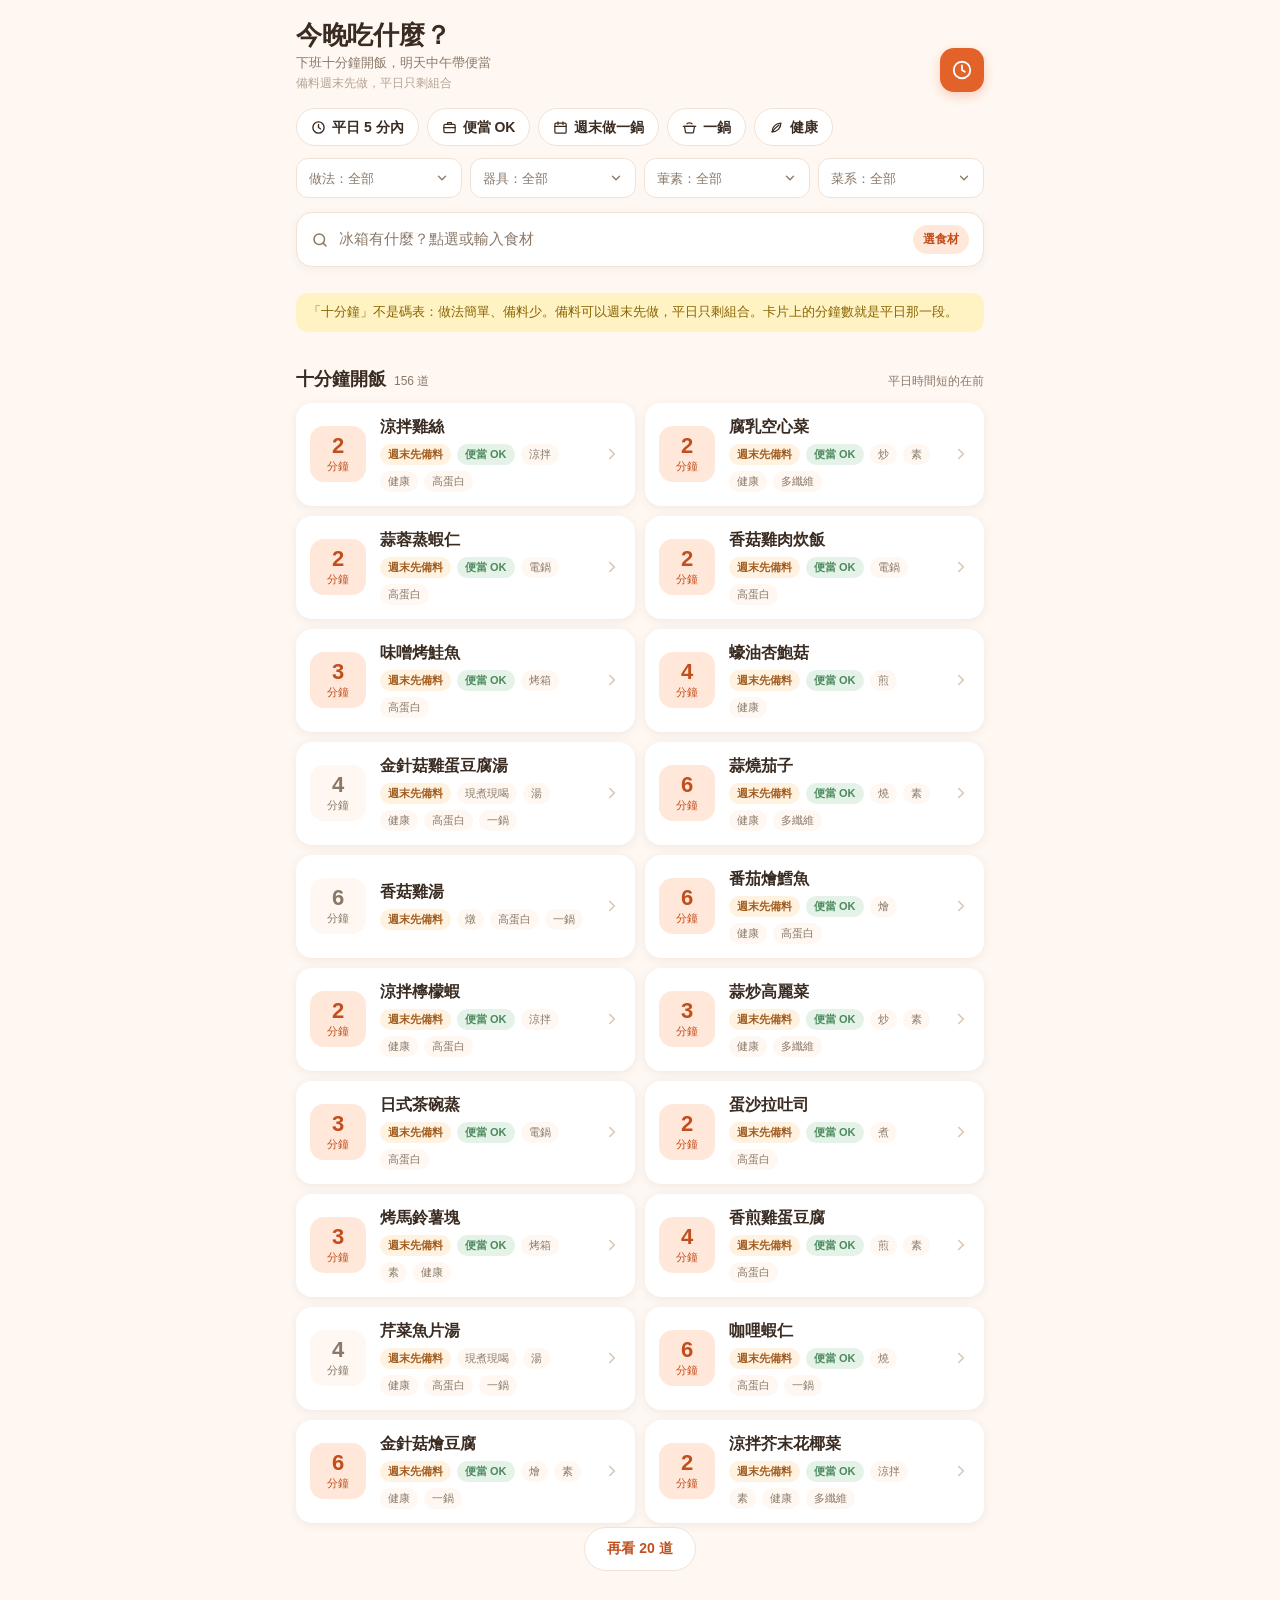
<file: index.html>
<!doctype html>
<html lang="zh-Hant">
<head>
<meta charset="utf-8">
<meta name="viewport" content="width=device-width, initial-scale=1, viewport-fit=cover">
<meta name="theme-color" content="#fff8f2">
<title>今晚吃什麼｜料理靈感工具</title>
<link rel="apple-touch-icon" href="data:image/svg+xml,%3Csvg xmlns='http://www.w3.org/2000/svg' viewBox='0 0 100 100'%3E%3Crect width='100' height='100' rx='20' fill='%23e2622a'/%3E%3Ctext x='50' y='68' font-size='55' text-anchor='middle'%3E%F0%9F%A5%98%3C/text%3E%3C/svg%3E">
<link rel="manifest" href="manifest.json">
<meta name="apple-mobile-web-app-capable" content="yes">
<meta name="apple-mobile-web-app-status-bar-style" content="default">
<meta name="apple-mobile-web-app-title" content="今晚吃什麼">
<link rel="stylesheet" href="style.css">
</head>
<body>
<main>
  <header class="app-header">
    <div class="app-title">
      <h1>今晚吃什麼？</h1>
      <p class="subtitle">下班十分鐘開飯，明天中午帶便當<br><span class="subtitle-sub">備料週末先做，平日只剩組合</span></p>
    </div>
    <div class="app-badge" aria-hidden="true">
      <svg width="22" height="22" viewBox="0 0 24 24" fill="none" stroke="currentColor" stroke-width="2" stroke-linecap="round" stroke-linejoin="round"><circle cx="12" cy="12" r="9"></circle><path d="M12 7v5l3 2"></path></svg>
    </div>
  </header>

  <section class="filter-section" aria-label="篩選">
    <div class="chip-row scroll-x" id="quick-filters">
      <button type="button" class="chip" data-filter="quick">
        <svg width="15" height="15" viewBox="0 0 24 24" fill="none" stroke="currentColor" stroke-width="2.2" stroke-linecap="round"><circle cx="12" cy="12" r="9"></circle><path d="M12 7v5l3 2"></path></svg><span>平日 5 分內</span>
      </button>
      <button type="button" class="chip" data-filter="bento">
        <svg width="15" height="15" viewBox="0 0 24 24" fill="none" stroke="currentColor" stroke-width="2" stroke-linecap="round" stroke-linejoin="round"><rect x="3" y="7" width="18" height="13" rx="2"></rect><path d="M3 12h18M9 7V4h6v3"></path></svg><span>便當 OK</span>
      </button>
      <button type="button" class="chip" data-filter="weekend">
        <svg width="15" height="15" viewBox="0 0 24 24" fill="none" stroke="currentColor" stroke-width="2" stroke-linecap="round" stroke-linejoin="round"><rect x="3" y="5" width="18" height="16" rx="2"></rect><path d="M3 10h18M8 3v4M16 3v4"></path></svg><span>週末做一鍋</span>
      </button>
      <button type="button" class="chip" data-filter="onepot">
        <svg width="15" height="15" viewBox="0 0 24 24" fill="none" stroke="currentColor" stroke-width="2" stroke-linecap="round" stroke-linejoin="round"><path d="M4 10h16l-1.5 9a2 2 0 0 1-2 1.7h-9a2 2 0 0 1-2-1.7Z"></path><path d="M2 10h20M8 6c0-2 8-2 8 0"></path></svg><span>一鍋</span>
      </button>
      <button type="button" class="chip" data-filter="healthy">
        <svg width="15" height="15" viewBox="0 0 24 24" fill="none" stroke="currentColor" stroke-width="2" stroke-linecap="round" stroke-linejoin="round"><path d="M5 19c8 0 14-6 14-14-8 0-14 6-14 14Z"></path><path d="M5 19c3-5 7-8 11-11"></path></svg><span>健康</span>
      </button>
    </div>
    <div class="select-row">
      <select id="filter-method" aria-label="做法"><option value="">做法：全部</option></select>
      <select id="filter-tool" aria-label="器具"><option value="">器具：全部</option></select>
      <select id="filter-diet" aria-label="葷素"><option value="">葷素：全部</option></select>
      <select id="filter-cuisine" aria-label="菜系"><option value="">菜系：全部</option></select>
    </div>
  </section>

  <section class="picker" id="picker">
    <button type="button" class="picker-bar" id="picker-bar" aria-expanded="false" aria-controls="picker-panel">
      <svg width="18" height="18" viewBox="0 0 24 24" fill="none" stroke="currentColor" stroke-width="2" stroke-linecap="round"><circle cx="11" cy="11" r="7"></circle><path d="m20 20-3.5-3.5"></path></svg>
      <span class="picker-summary" id="picker-summary">冰箱有什麼？點選或輸入食材</span>
      <span class="picker-action" id="picker-action">選食材</span>
    </button>
    <div class="picker-panel" id="picker-panel" hidden>
      <div class="token-row" id="token-row"></div>
      <div class="input-row">
        <svg width="16" height="16" viewBox="0 0 24 24" fill="none" stroke="currentColor" stroke-width="2" stroke-linecap="round"><path d="M12 5v14M5 12h14"></path></svg>
        <input
          type="text"
          id="ingredient-input"
          inputmode="text"
          placeholder="再打字加食材，例如：豬肉絲"
          autocomplete="off"
        >
        <button id="search-btn" type="button">找料理</button>
      </div>
      <p class="hint">鹽、糖、醬油、蒜、薑等常備調味料不用選；用逗號或空白分開</p>
      <div class="chip-row scroll-x category-row" id="category-chips"></div>
      <div class="ingredient-grid" id="ingredient-chips" hidden></div>
    </div>
  </section>

  <section id="results" class="results" aria-live="polite"></section>
</main>

<div id="detail-modal" class="modal hidden">
  <div class="modal-backdrop" id="modal-backdrop"></div>
  <div class="modal-content" role="dialog" aria-modal="true">
    <button id="close-modal" class="close-btn" aria-label="關閉">×</button>
    <div id="modal-body"></div>
  </div>
</div>

<script src="ingredients.js"></script>
<script src="recipes.js"></script>
<script src="match.js"></script>
<script src="app.js"></script>
<script>
  if ("serviceWorker" in navigator) {
    window.addEventListener("load", () => {
      navigator.serviceWorker.register("service-worker.js").catch(() => {});
    });
  }
</script>
</body>
</html>
</file>
<file: style.css>
/* 料理靈感工具 — 暖色延續（2026-09-16 依 design 畫板實作） */
:root {
  --bg: #fff8f2;
  --surface: #ffffff;
  --text: #3a2c22;
  --text-muted: #8a7969;
  --text-faint: #b3a394;
  --accent: #e2622a;
  --accent-dark: #c14f1d;
  --accent-soft: #ffe8da;
  --green: #4c8a5e;
  --green-soft: #e4f2e7;
  --amber: #8a6400;
  --amber-soft: #fff3c4;
  --brown: #a15c1f;
  --brown-soft: #fff2e0;
  --border: #f0e2d6;
  --border-faint: #f7ede3;
  --chevron: #d9c8b8;
  --shadow: 0 2px 10px rgba(58, 44, 34, 0.08);
  --shadow-soft: 0 2px 10px rgba(58, 44, 34, 0.06);
  --shadow-accent: 0 4px 12px rgba(226, 98, 42, 0.28);
  --radius: 16px;
  --radius-sm: 12px;
}

* {
  box-sizing: border-box;
}

body {
  margin: 0;
  font-family: -apple-system, BlinkMacSystemFont, "PingFang TC", "Noto Sans TC", "Microsoft JhengHei", sans-serif;
  background: var(--bg);
  color: var(--text);
  line-height: 1.5;
  -webkit-font-smoothing: antialiased;
}

button,
select,
input {
  font-family: inherit;
}

main {
  max-width: 720px;
  margin: 0 auto;
  padding: 20px 16px 48px;
}

/* ── 標題列 ── */
.app-header {
  display: flex;
  align-items: flex-end;
  justify-content: space-between;
  margin-bottom: 16px;
}

.app-title h1 {
  margin: 0;
  font-size: 26px;
  font-weight: 800;
  letter-spacing: -0.3px;
  line-height: 1.2;
}

.subtitle {
  margin: 2px 0 0;
  font-size: 13px;
  color: var(--text-muted);
}

.app-badge {
  width: 44px;
  height: 44px;
  border-radius: 14px;
  background: var(--accent);
  color: #fff;
  display: flex;
  align-items: center;
  justify-content: center;
  box-shadow: var(--shadow-accent);
  flex: 0 0 auto;
}

/* ── chips ── */
.chip-row {
  display: flex;
  gap: 8px;
}

.scroll-x {
  overflow-x: auto;
  flex-wrap: nowrap;
  margin: 0 -16px;
  padding: 0 16px 2px;
  scrollbar-width: none;
  -webkit-overflow-scrolling: touch;
}

.scroll-x::-webkit-scrollbar {
  display: none;
}

.chip {
  display: inline-flex;
  align-items: center;
  gap: 6px;
  padding: 9px 14px;
  border-radius: 999px;
  border: 1px solid var(--border);
  background: var(--surface);
  color: var(--text);
  font-size: 14px;
  font-weight: 600;
  line-height: 1.2;
  white-space: nowrap;
  flex: 0 0 auto;
  cursor: pointer;
  min-height: 38px;
}

.chip:active {
  transform: scale(0.97);
}

.chip.active {
  background: var(--accent);
  border-color: var(--accent);
  color: #fff;
  font-weight: 700;
}

.chip-row[hidden] {
  display: none;
}

/* ── 下拉 ── */
.select-row {
  display: grid;
  grid-template-columns: repeat(2, minmax(0, 1fr));
  gap: 8px;
  margin-top: 10px;
}

@media (min-width: 560px) {
  .select-row {
    grid-template-columns: repeat(4, minmax(0, 1fr));
  }
}

.select-row select {
  appearance: none;
  -webkit-appearance: none;
  width: 100%;
  padding: 10px 32px 10px 12px;
  border-radius: var(--radius-sm);
  border: 1px solid var(--border);
  background: var(--surface) url("data:image/svg+xml,%3Csvg xmlns='http://www.w3.org/2000/svg' width='14' height='14' viewBox='0 0 24 24' fill='none' stroke='%238a7969' stroke-width='2.2' stroke-linecap='round'%3E%3Cpath d='m6 9 6 6 6-6'/%3E%3C/svg%3E") no-repeat right 12px center;
  font-size: 13px;
  color: var(--text-muted);
  min-height: 40px;
}

.select-row select.set {
  color: var(--accent-dark);
  border-color: var(--accent);
  font-weight: 600;
}

/* ── 食材選擇（收合條 → 展開面板） ── */
.picker {
  margin-top: 14px;
  background: var(--surface);
  border: 1px solid var(--border);
  border-radius: var(--radius);
  box-shadow: var(--shadow-soft);
}

.picker-bar {
  width: 100%;
  display: flex;
  align-items: center;
  gap: 10px;
  padding: 12px 14px;
  border: none;
  background: transparent;
  color: var(--text-muted);
  text-align: left;
  cursor: pointer;
  min-height: 48px;
}

.picker-summary {
  flex: 1;
  font-size: 15px;
  min-width: 0;
  overflow: hidden;
  text-overflow: ellipsis;
  white-space: nowrap;
}

.picker-summary.has-items {
  color: var(--text);
  font-weight: 600;
}

.picker-action {
  font-size: 12px;
  font-weight: 700;
  color: var(--accent-dark);
  padding: 6px 10px;
  border-radius: 999px;
  background: var(--accent-soft);
  flex: 0 0 auto;
}

.picker-panel {
  padding: 0 14px 14px;
  border-top: 1px dashed var(--border);
}

.picker-panel[hidden] {
  display: none;
}

.token-row {
  display: flex;
  flex-wrap: wrap;
  gap: 8px;
  padding-top: 12px;
}

.token-row:empty {
  display: none;
}

.token {
  display: inline-flex;
  align-items: center;
  gap: 6px;
  padding: 7px 10px 7px 12px;
  border-radius: 999px;
  border: none;
  background: var(--green);
  color: #fff;
  font-size: 14px;
  font-weight: 600;
  cursor: pointer;
  min-height: 34px;
}

.input-row {
  display: flex;
  align-items: center;
  gap: 8px;
  padding-top: 12px;
  color: var(--text-muted);
}

#ingredient-input {
  flex: 1;
  min-width: 0;
  font-size: 15px;
  padding: 10px 0;
  border: none;
  background: transparent;
  color: var(--text);
}

#ingredient-input::placeholder {
  color: var(--text-faint);
}

#ingredient-input:focus {
  outline: none;
}

#search-btn {
  font-size: 14px;
  font-weight: 700;
  padding: 9px 14px;
  border: none;
  border-radius: 10px;
  background: var(--accent);
  color: #fff;
  cursor: pointer;
  white-space: nowrap;
  min-height: 38px;
}

#search-btn:active {
  background: var(--accent-dark);
}

.hint {
  margin: 4px 0 0;
  font-size: 12px;
  color: var(--text-muted);
}

.category-row {
  margin-top: 14px;
  margin-left: -14px;
  margin-right: -14px;
  padding-left: 14px;
  padding-right: 14px;
}

.ingredient-grid {
  display: grid;
  grid-template-columns: repeat(3, minmax(0, 1fr));
  gap: 8px;
  margin-top: 12px;
}

@media (min-width: 560px) {
  .ingredient-grid {
    grid-template-columns: repeat(5, minmax(0, 1fr));
  }
}

.ingredient-grid[hidden] {
  display: none;
}

.ingredient-grid .chip {
  justify-content: center;
  padding: 13px 8px;
  border-radius: 14px;
  font-size: 15px;
  min-height: 46px;
}

.ingredient-grid .chip.active {
  background: var(--green);
  border-color: var(--green);
}

/* ── 結果區 ── */
.results {
  display: flex;
  flex-direction: column;
  gap: 22px;
  margin-top: 22px;
}

.empty-state,
.no-result {
  text-align: center;
  color: var(--text-muted);
  padding: 2rem 1rem;
  background: var(--surface);
  border-radius: var(--radius);
  box-shadow: var(--shadow);
  margin: 0;
}

.group-head {
  display: flex;
  align-items: baseline;
  justify-content: space-between;
  margin-bottom: 10px;
}

.group-head h2 {
  display: flex;
  align-items: baseline;
  gap: 8px;
  margin: 0;
  font-size: 18px;
  font-weight: 800;
}

.result-group.exact h2 {
  color: var(--green);
}

.result-group.near h2 {
  color: var(--brown);
}

.result-count,
.group-note {
  font-size: 12px;
  color: var(--text-muted);
  font-weight: 400;
}

.card-grid {
  display: grid;
  grid-template-columns: 1fr;
  gap: 10px;
}

@media (min-width: 560px) {
  .card-grid {
    grid-template-columns: 1fr 1fr;
  }
}

.recipe-card {
  display: flex;
  align-items: center;
  gap: 14px;
  padding: 14px;
  border-radius: var(--radius);
  border: none;
  background: var(--surface);
  box-shadow: var(--shadow);
  text-align: left;
  color: inherit;
  cursor: pointer;
  min-height: 84px;
}

.recipe-card:active {
  transform: scale(0.98);
}

.time-block {
  width: 56px;
  height: 56px;
  border-radius: 14px;
  background: var(--accent-soft);
  color: var(--accent-dark);
  display: flex;
  flex-direction: column;
  align-items: center;
  justify-content: center;
  flex: 0 0 auto;
}

.time-block .n {
  font-size: 22px;
  font-weight: 800;
  line-height: 1;
}

.time-block .u {
  font-size: 11px;
  margin-top: 2px;
}

.time-block.batch {
  background: var(--amber-soft);
  color: var(--amber);
}

.time-block.muted {
  background: var(--bg);
  color: var(--text-muted);
}

.card-body {
  display: flex;
  flex-direction: column;
  gap: 6px;
  flex: 1;
  min-width: 0;
}

.recipe-card .name {
  font-size: 16px;
  font-weight: 700;
}

.pill-row {
  display: flex;
  flex-wrap: wrap;
  gap: 6px;
}

.pill {
  font-size: 11px;
  padding: 3px 8px;
  border-radius: 999px;
  background: var(--bg);
  color: var(--text-muted);
}

.pill.bento {
  background: var(--green-soft);
  color: var(--green);
  font-weight: 600;
}

.pill.weekend {
  background: var(--amber-soft);
  color: var(--amber);
  font-weight: 600;
}

.pill.match {
  background: var(--green-soft);
  color: var(--green);
  font-weight: 600;
}

.pill.missing {
  background: var(--brown-soft);
  color: var(--brown);
  font-weight: 600;
}

.card-chevron {
  color: var(--chevron);
  flex: 0 0 auto;
}

.more-row {
  display: flex;
  justify-content: center;
  margin-top: 4px;
}

.more-btn {
  padding: 11px 22px;
  border-radius: 999px;
  border: 1px solid var(--border);
  background: var(--surface);
  font-size: 14px;
  font-weight: 600;
  color: var(--accent-dark);
  cursor: pointer;
  min-height: 44px;
}

/* ── 詳情抽屜 ── */
.modal {
  position: fixed;
  inset: 0;
  z-index: 50;
  display: flex;
  align-items: flex-end;
  justify-content: center;
}

.modal.hidden {
  display: none;
}

.modal-backdrop {
  position: absolute;
  inset: 0;
  background: rgba(58, 44, 34, 0.35);
}

.modal-content {
  position: relative;
  background: var(--surface);
  width: 100%;
  max-width: 640px;
  max-height: 90vh;
  overflow-y: auto;
  border-radius: 24px 24px 0 0;
  padding: 12px 20px 36px;
  box-shadow: 0 -8px 30px rgba(58, 44, 34, 0.18);
}

@media (min-width: 700px) {
  .modal {
    align-items: center;
  }
  .modal-content {
    border-radius: 24px;
    max-height: 82vh;
  }
}

.sheet-handle {
  width: 40px;
  height: 4px;
  border-radius: 999px;
  background: #e8dccf;
  margin: 0 auto 14px;
}

.close-btn {
  position: absolute;
  top: 14px;
  right: 16px;
  border: none;
  background: var(--accent-soft);
  color: var(--accent-dark);
  width: 32px;
  height: 32px;
  border-radius: 50%;
  font-size: 1.1rem;
  cursor: pointer;
  line-height: 1;
  display: none;
}

@media (min-width: 700px) {
  .close-btn {
    display: block;
  }
}

.detail-head {
  display: flex;
  align-items: flex-start;
  justify-content: space-between;
  gap: 12px;
}

.detail-title {
  display: flex;
  flex-direction: column;
  gap: 6px;
  min-width: 0;
}

.detail-title h2 {
  margin: 0;
  font-size: 24px;
  font-weight: 800;
  line-height: 1.2;
}

.detail-title .pill {
  font-size: 12px;
  padding: 4px 9px;
}

.time-hero {
  width: 62px;
  height: 62px;
  border-radius: 16px;
  background: var(--accent);
  color: #fff;
  display: flex;
  flex-direction: column;
  align-items: center;
  justify-content: center;
  flex: 0 0 auto;
  box-shadow: var(--shadow-accent);
}

.time-hero .n {
  font-size: 24px;
  font-weight: 800;
  line-height: 1;
}

.time-hero .u {
  font-size: 11px;
  color: var(--accent-soft);
  margin-top: 2px;
}

.wait-note {
  display: flex;
  align-items: center;
  gap: 8px;
  margin-top: 12px;
  padding: 10px 12px;
  border-radius: var(--radius-sm);
  background: var(--bg);
  font-size: 13px;
  color: var(--text-muted);
}

.section-head {
  display: flex;
  align-items: center;
  justify-content: space-between;
  margin-top: 18px;
}

.section-head h3,
#modal-body h3 {
  margin: 0;
  font-size: 15px;
  font-weight: 800;
  color: var(--accent-dark);
}

#modal-body h3.steps-title {
  margin-top: 20px;
}

.servings-control {
  display: flex;
  align-items: center;
  gap: 12px;
  padding: 6px 8px;
  border-radius: 999px;
  background: var(--bg);
  border: 1px solid var(--border);
}

.servings-btn {
  width: 30px;
  height: 30px;
  border-radius: 50%;
  border: 1px solid var(--border);
  background: var(--surface);
  color: var(--accent-dark);
  font-size: 1.1rem;
  font-weight: 700;
  cursor: pointer;
  line-height: 1;
  display: flex;
  align-items: center;
  justify-content: center;
  padding: 0;
}

.servings-btn[data-action="inc"] {
  background: var(--accent);
  border-color: var(--accent);
  color: #fff;
}

.servings-count {
  font-size: 14px;
  font-weight: 700;
  min-width: 48px;
  text-align: center;
}

.ingredient-table {
  display: flex;
  flex-direction: column;
  margin-top: 10px;
  border-radius: 14px;
  border: 1px solid var(--border);
  overflow: hidden;
}

.ingredient-table .row {
  display: flex;
  justify-content: space-between;
  align-items: center;
  padding: 12px 14px;
  font-size: 15px;
  background: var(--surface);
  border-top: 1px solid var(--border-faint);
}

.ingredient-table .row:first-child {
  border-top: none;
}

.ingredient-table .row .name {
  font-weight: 600;
}

.ingredient-table .row .amount {
  color: var(--text-muted);
}

.ingredient-table .pantry {
  padding: 10px 14px;
  font-size: 12px;
  background: var(--bg);
  color: var(--text-muted);
  border-top: 1px solid var(--border-faint);
}

#modal-body h3.seasoning-title {
  margin-top: 16px;
}

.seasoning-table .row {
  padding: 9px 14px;
  font-size: 14px;
}

.seasoning-table .row .name {
  font-weight: 500;
}

.subtitle-sub {
  font-size: 12px;
  color: var(--text-faint);
}

.concept-note {
  margin: 4px 0 12px;
  padding: 10px 12px;
  border-radius: var(--radius-sm);
  background: var(--amber-soft);
  color: var(--amber);
  font-size: 12.5px;
  line-height: 1.5;
}

.pill.prep {
  background: var(--brown-soft);
  color: var(--brown);
  font-weight: 600;
}

.steps-sub {
  margin-left: 8px;
  font-size: 12px;
  font-weight: 500;
  color: var(--text-muted);
}

.prep-list {
  list-style: none;
  margin: 10px 0 0;
  padding: 0;
  display: flex;
  flex-direction: column;
  gap: 8px;
}

.prep-item {
  display: flex;
  gap: 10px;
  align-items: flex-start;
  padding: 10px 12px;
  border-radius: var(--radius-sm);
  background: var(--amber-soft);
}

.prep-type {
  flex: 0 0 auto;
  padding: 2px 8px;
  border-radius: 999px;
  background: var(--surface);
  color: var(--amber);
  font-size: 12px;
  font-weight: 700;
  line-height: 1.6;
}

.prep-body {
  display: flex;
  flex-direction: column;
  gap: 2px;
  font-size: 14px;
  line-height: 1.5;
}

.prep-keep {
  font-size: 12px;
  color: var(--text-muted);
}

.weekday-note {
  margin: 10px 0 0;
  padding: 10px 12px;
  border-radius: var(--radius-sm);
  background: var(--green-soft);
  color: var(--green);
  font-size: 14px;
  font-weight: 600;
}

.batch-steps {
  margin-top: 10px;
  font-size: 13px;
  color: var(--text-muted);
}

.batch-steps summary {
  cursor: pointer;
  padding: 6px 0;
}

.steps {
  display: flex;
  flex-direction: column;
  gap: 12px;
  margin: 10px 0 0;
  padding: 0;
  list-style: none;
}

.steps li {
  display: flex;
  gap: 12px;
  align-items: flex-start;
}

.step-no {
  width: 26px;
  height: 26px;
  border-radius: 50%;
  background: var(--accent-soft);
  color: var(--accent-dark);
  font-size: 13px;
  font-weight: 800;
  display: flex;
  align-items: center;
  justify-content: center;
  flex: 0 0 auto;
}

.step-text {
  font-size: 15px;
  line-height: 1.55;
  padding-top: 2px;
}
</file>
